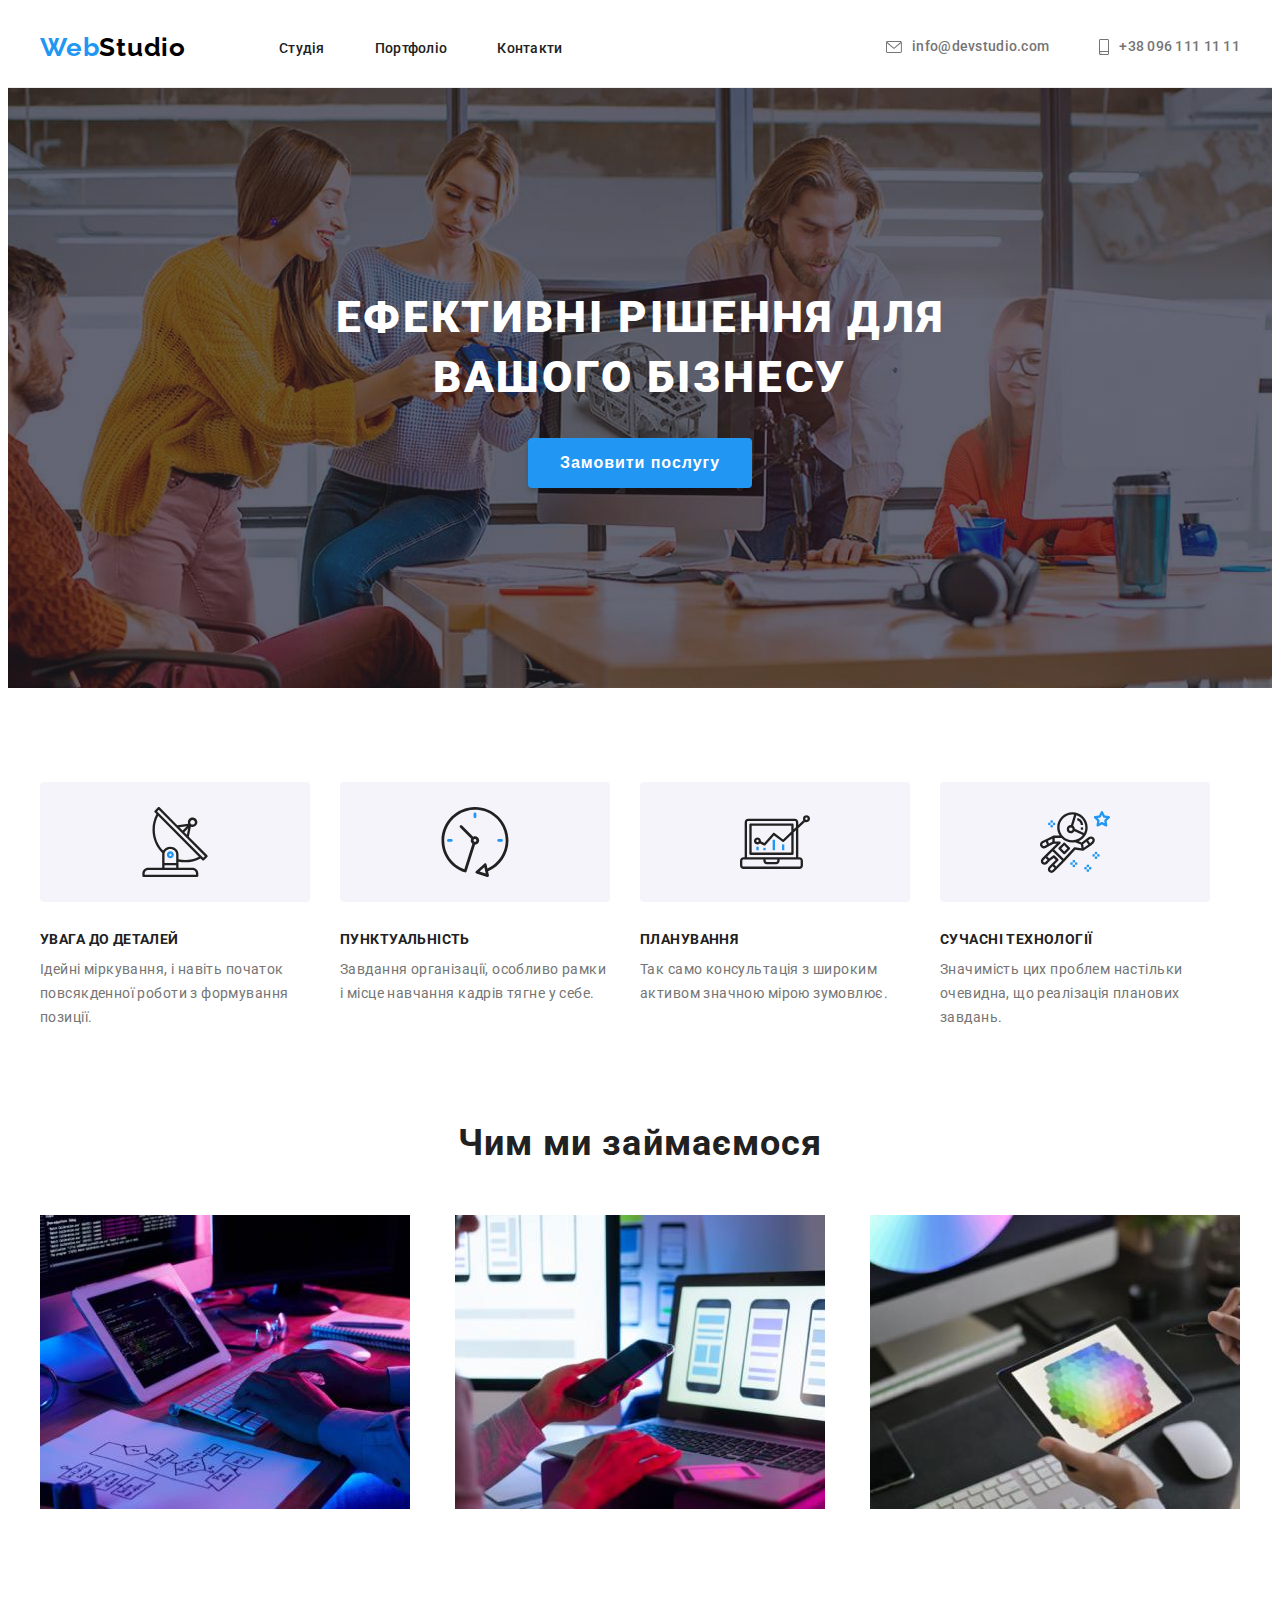
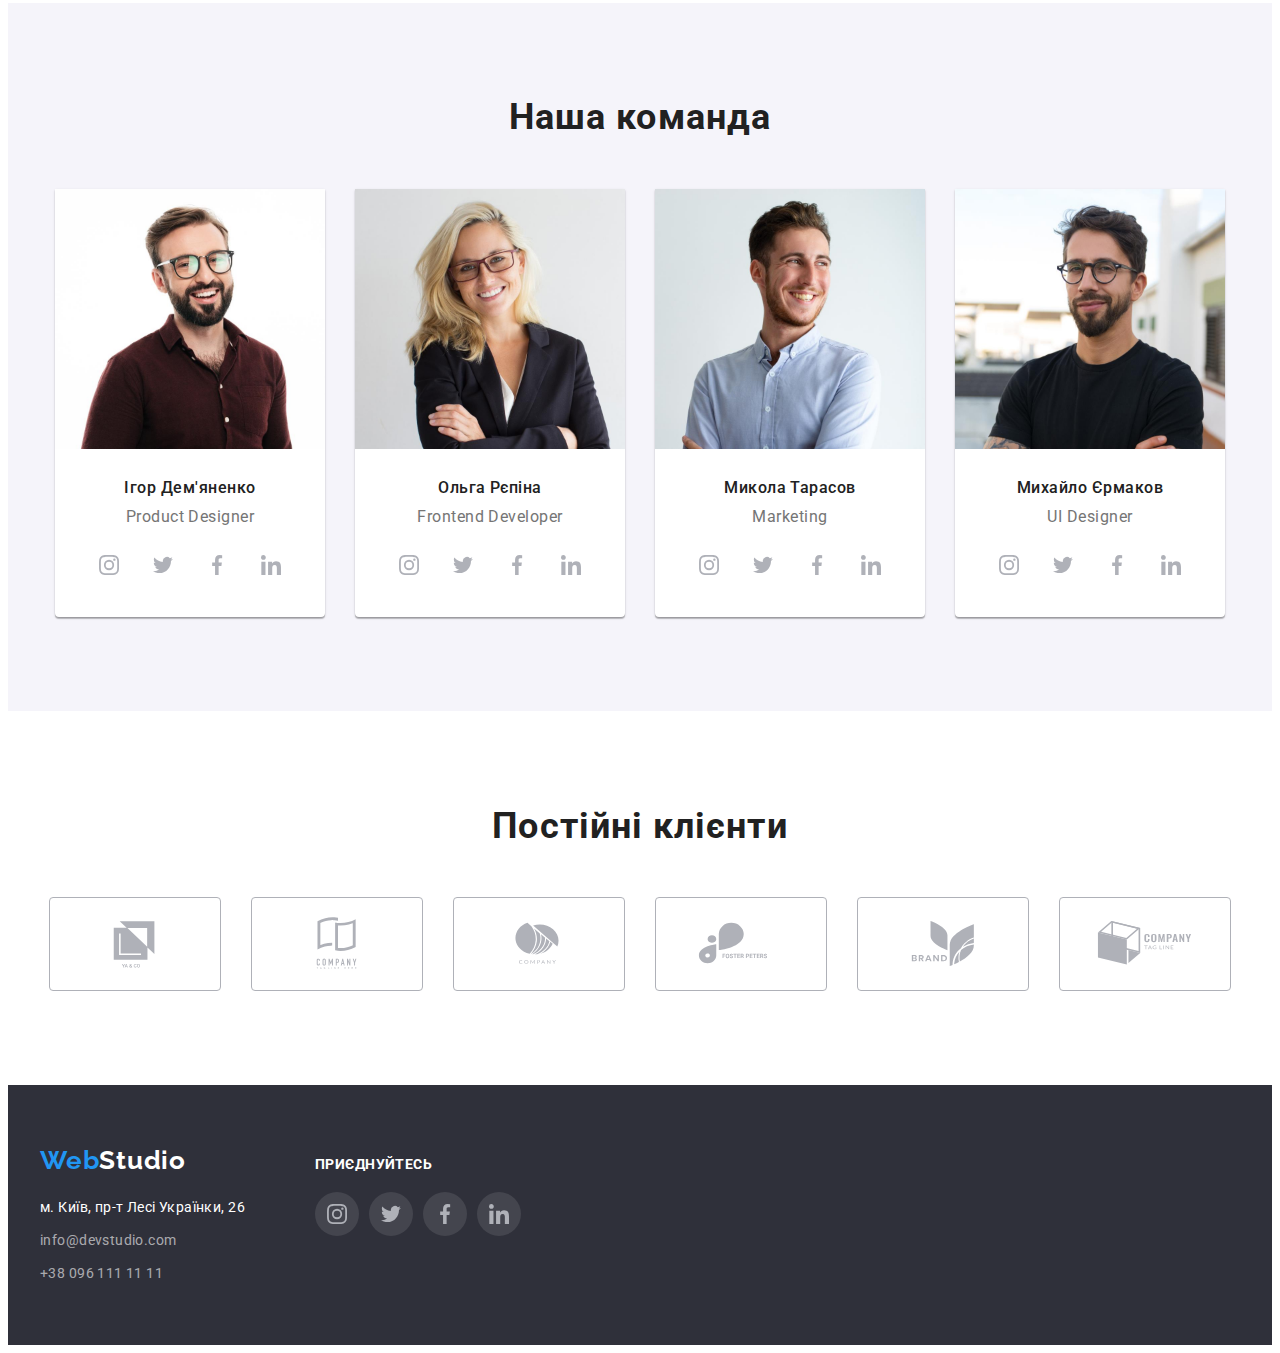
<file: index.htm>
<!DOCTYPE html>
<html lang="en">
<head>
    <meta charset="UTF-8">
    <meta http-equiv="X-UA-Compatible" content="IE=edge">
    <meta name="viewport" content="width=device-width, initial-scale=1.0">
    <title>HW#4</title>
    <link rel="preconnect" href="https://fonts.googleapis.com">
    <link rel="preconnect" href="https://fonts.gstatic.com" crossorigin>
    <link href="https://fonts.googleapis.com/css2?family=Raleway:wght@700&family=Roboto:wght@400;500;700;900&display=swap"
        rel="stylesheet">
    <link rel="stylesheet" href="https://cdnjs.cloudflare.com/ajax/libs/modern-normalize/1.1.0/modern-normalize.min.css"
        integrity="sha512-wpPYUAdjBVSE4KJnH1VR1HeZfpl1ub8YT/NKx4PuQ5NmX2tKuGu6U/JRp5y+Y8XG2tV+wKQpNHVUX03MfMFn9Q=="
        crossorigin="anonymous" referrerpolicy="no-referrer" />
    <link rel="stylesheet" href="./css/style.css">
</head>


<body>
    
    <header class="header">
        <div class="container">
            <a class="header-logo link" href="index.htm"><span class="web">Web</span>Studio</a>
            
            <nav class="header-nav">
                <ul class="nav-list list">
                    <li class="nav-item"><a href="index.htm" class="nav-link link">Студія</a></li>
                    <li class="nav-item"><a href="portfolio.html" class="nav-link link">Портфоліо</a></li>
                    <li class="nav-item"><a href="" class="nav-link link">Контакти</a></li>
                </ul>
            </nav>
            
            <ul class="connects-list list">
                    <li class="connects-item"><a href="mailto:info@devstudio.com" class="connects-link link">
                        <svg class="contact-icon" width="16" height="12">
                            <use href="./images/symbol-defs.svg#icon-envelope"></use>
                        </svg>
                        info@devstudio.com</a></li>
                    <li class="connects-item"><a href="tel:+380961111111" class="connects-link link">
                        <svg class="contact-icon" width="10" height="16">
                            <use href="./images/symbol-defs.svg#icon-smartphone111"></use>
                        </svg>
                        +38 096 111 11 11</a></li>
            </ul>
        </div>
    </header>
   
    <main>
        <section class="hero section">
            <div class="container">
                <h1 class="hero-title">Ефективні рішення для <br> вашого бізнесу</h1>
                <button class="hero-button btn" type="button">Замовити послугу</button>
            </div>
        </section>

        <section class="section">
            <div class="container">
                <h2 class="visually-hidden">Наші переваги</h2>
                <ul class="feature-list list">
                    <li class="feature-item">
                        <div class="feature-icon">
                            <svg width="70" height="70">
                                <use href="./images/symbol-defs.svg#icon-antenna-1"></use>
                            </svg>
                        </div>
                        <h3 class="feature-title">УВАГА ДО ДЕТАЛЕЙ</h3>
                        <p class="feature-text">Ідейні міркування, і навіть початок повсякденної роботи з формування позиції.</p>
                    </li>
                    <li class="feature-item">
                        <div class="feature-icon">
                            <svg width="70" height="70">
                                <use href="./images/symbol-defs.svg#icon-clock-1"></use>
                            </svg>
                        </div>
                        <h3 class="feature-title">ПУНКТУАЛЬНІСТЬ</h3>
                        <p class="feature-text">Завдання організації, особливо рамки і місце навчання кадрів тягне у себе.</p>
                    </li>
                    <li class="feature-item">
                        <div class="feature-icon">
                            <svg width="70" height="70">
                                <use href="./images/symbol-defs.svg#icon-diagram-1"></use>
                            </svg>
                        </div>
                        <h3 class="feature-title">ПЛАНУВАННЯ</h3>
                        <p class="feature-text">Так само консультація з широким активом значною мірою зумовлює.</p>
                    </li>
                    <li class="feature-item">
                        <div class="feature-icon">
                            <svg width="70" height="70">
                                <use href="./images/symbol-defs.svg#icon-astronaut-1"></use>
                            </svg>
                        </div>
                        <h3 class="feature-title">СУЧАСНІ ТЕХНОЛОГІЇ</h3>
                        <p class="feature-text">Значимість цих проблем настільки очевидна, що реалізація планових завдань.</p>
                    </li>
                </ul>
            </div>
        </section>

        <section class="work section">
            <div class="container">
                <h2 class="title">Чим ми займаємося</h2>
                <ul class="work-list list">
                    <li class="work-item"><img src="./images/1/1.jpg" alt="work photo" width="370" height="294"></li>
                    <li class="work-item"><img src="./images/1/2.jpg" alt="work photo" width="370" height="294"></li>
                    <li class="work-item"><img src="./images/1/3.jpg" alt="work photo" width="370" height="294"></li>
                </ul>
            </div>
        </section>

        <section class="team section">
            <div class="container">
                <h2 class="title">Наша команда</h2>
                <ul class="team-list list">
                    <li class="team-item item">
                        <img src="./images/2/1.jpg" alt="user photo" width="270" height="260">
                        <div class="team-info">
                            <h3 class="team-title">Ігор Дем'яненко</h3>
                            <p class="team-after-title">Product Designer</p>
                            <ul class="team-soc-list list">
                                <li class="team-soc-item"><a href="" class="team-soc-link link">
                                        <svg class="team-soc-icon" width="20" height="20">
                                            <use href="./images/symbol-defs.svg#icon-instagram-1"></use>
                                        </svg>
                                    </a></li>
                                <li class="team-soc-item"><a href="" class="team-soc-link link">
                                        <svg class="team-soc-icon" width="20" height="20">
                                            <use href="./images/symbol-defs.svg#icon-twitter-1"></use>
                                        </svg>
                                    </a></li>
                                <li class="team-soc-item"><a href="" class="team-soc-link link">
                                        <svg class="team-soc-icon" width="20" height="20">
                                            <use href="./images/symbol-defs.svg#icon-facebook-1"></use>
                                        </svg>
                                    </a></li>
                                <li class="team-soc-item"><a href="" class="team-soc-link link">
                                        <svg class="team-soc-icon" width="20" height="20">
                                            <use href="./images/symbol-defs.svg#icon-linkedin-1"></use>
                                        </svg>
                                    </a></li>
                            </ul>
                        </div>
                        
                    </li>
                    <li class="team-item">
                        <img src="./images/2/2.jpg" alt="user photo" width="270" height="260">
                        <div class="team-info">
                            <h3 class="team-title">Ольга Рєпіна</h3>
                            <p class="team-after-title">Frontend Developer</p>
                            <ul class="team-soc-list list">
                                <li class="team-soc-item"><a href="" class="team-soc-link link">
                                        <svg class="team-soc-icon" width="20" height="20">
                                            <use href="./images/symbol-defs.svg#icon-instagram-1"></use>
                                        </svg>
                                    </a></li>
                                <li class="team-soc-item"><a href="" class="team-soc-link link">
                                        <svg class="team-soc-icon" width="20" height="20">
                                            <use href="./images/symbol-defs.svg#icon-twitter-1"></use>
                                        </svg>
                                    </a></li>
                                <li class="team-soc-item"><a href="" class="team-soc-link link">
                                        <svg class="team-soc-icon" width="20" height="20">
                                            <use href="./images/symbol-defs.svg#icon-facebook-1"></use>
                                        </svg>
                                    </a></li>
                                <li class="team-soc-item"><a href="" class="team-soc-link link">
                                        <svg class="team-soc-icon" width="20" height="20">
                                            <use href="./images/symbol-defs.svg#icon-linkedin-1"></use>
                                        </svg>
                                    </a></li>
                            </ul>
                        </div> 
                    </li>
                    <li class="team-item">
                        <img src="./images/2/3.jpg" alt="user photo" width="270" height="260">
                        <div class="team-info">
                            <h3 class="team-title">Микола Тарасов</h3>
                            <p class="team-after-title">Marketing</p>
                            <ul class="team-soc-list list">
                                <li class="team-soc-item"><a href="" class="team-soc-link link">
                                        <svg class="team-soc-icon" width="20" height="20">
                                            <use href="./images/symbol-defs.svg#icon-instagram-1"></use>
                                        </svg>
                                    </a></li>
                                <li class="team-soc-item"><a href="" class="team-soc-link link">
                                        <svg class="team-soc-icon" width="20" height="20">
                                            <use href="./images/symbol-defs.svg#icon-twitter-1"></use>
                                        </svg>
                                    </a></li>
                                <li class="team-soc-item"><a href="" class="team-soc-link link">
                                        <svg class="team-soc-icon" width="20" height="20">
                                            <use href="./images/symbol-defs.svg#icon-facebook-1"></use>
                                        </svg>
                                    </a></li>
                                <li class="team-soc-item"><a href="" class="team-soc-link link">
                                        <svg class="team-soc-icon" width="20" height="20">
                                            <use href="./images/symbol-defs.svg#icon-linkedin-1"></use>
                                        </svg>
                                    </a></li>
                            </ul>
                        </div>
                    </li>
                    <li class="team-item">
                        <img src="./images/2/4.jpg" alt="user photo" width="270" height="260">
                        <div class="team-info">
                            <h3 class="team-title">Михайло Єрмаков</h3>
                            <p class="team-after-title">UI Designer</p>
                            <ul class="team-soc-list list">
                                <li class="team-soc-item"><a href="" class="team-soc-link link">
                                        <svg class="team-soc-icon" width="20" height="20">
                                            <use href="./images/symbol-defs.svg#icon-instagram-1"></use>
                                        </svg>
                                    </a></li>
                                <li class="team-soc-item"><a href="" class="team-soc-link link">
                                        <svg class="team-soc-icon" width="20" height="20">
                                            <use href="./images/symbol-defs.svg#icon-twitter-1"></use>
                                        </svg>
                                    </a></li>
                                <li class="team-soc-item"><a href="" class="team-soc-link link">
                                        <svg class="team-soc-icon" width="20" height="20">
                                            <use href="./images/symbol-defs.svg#icon-facebook-1"></use>
                                        </svg>
                                    </a></li>
                                <li class="team-soc-item"><a href="" class="team-soc-link link">
                                        <svg class="team-soc-icon" width="20" height="20">
                                            <use href="./images/symbol-defs.svg#icon-linkedin-1"></use>
                                        </svg>
                                    </a></li>
                            </ul>
                        </div>
                    </li>
                </ul>
            </div>
        </section>

        <section class="section">
            <div class="container">
                <h2 class="clients-title">Постійні клієнти</h2>
                <ul class="clients-list list"> 
                    <li class="clients-item">
                        <a href="" class="clients-link">
                            <svg class="clients-icon" width="106" height="60">
                                <use href="./images/symbol-defs.svg#icon-Logo"></use>
                            </svg>
                        </a>
                    </li>
                    <li class="clients-item">
                        <a href="" class="clients-link">
                            <svg class="clients-icon" width="106" height="60">
                                <use href="./images/symbol-defs.svg#icon-Logo-1"></use>
                            </svg>
                        </a>
                    </li>
                    <li class="clients-item">
                        <a href="" class="clients-link">
                            <svg class="clients-icon" width="106" height="60">
                                <use href="./images/symbol-defs.svg#icon-Logo-2"></use>
                            </svg>
                        </a>
                    </li>
                    <li class="clients-item">
                        <a href="" class="clients-link">
                            <svg class="clients-icon" width="106" height="60">
                                <use href="./images/symbol-defs.svg#icon-Logo-3"></use>
                            </svg>
                        </a>
                    </li>
                    <li class="clients-item">
                        <a href="" class="clients-link">
                            <svg class="clients-icon" width="106" height="60">
                                <use href="./images/symbol-defs.svg#icon-Logo-4"></use>
                            </svg>
                        </a>
                    </li>
                    <li class="clients-item">
                        <a href="" class="clients-link">
                            <svg class="clients-icon" width="106" height="60">
                                <use href="./images/symbol-defs.svg#icon-Logo-5"></use>
                            </svg>
                        </a>
                    </li>
                </ul>
            </div>
        </section>
    </main>

    <footer class="footer">
        <div class="container footer-container">

            <div class="studio-links">
                <a class="logo-footer" href="index.htm"><span class="web">Web</span>Studio</a>
                <address class="address">
                    <ul class="address-list list">
                        <li class="address-item"><a href="https://goo.gl/maps/bcFyu82dvzgMby9P7" class="address-link location">
                            м. Київ, пр-т Лесі Українки, 26</a></li>
                        <li class="address-item"><a href="mailto:info@devstudio.com" class="address-link">info@devstudio.com</a>
                        </li>
                        <li class="address-item"><a href="tel:+380961111111" class="address-link">+38 096 111 11 11</a></li>
                    </ul>
                </address>
            </div>
            
            <div class="soc-network">
                <h3 class="soc-network-title">приєднуйтесь</h3>
                <ul class="soc-network-list list">
                    <li class="soc-network-item"><a href="" class="soc-network-link link">
                        <svg class="team-soc-icon" width="20" height="20">
                            <use href="./images/symbol-defs.svg#icon-instagram-1"></use>
                        </svg>
                    </a> </li>
                    <li class="soc-network-item"><a href="" class="soc-network-link link">
                        <svg class="team-soc-icon" width="20" height="20">
                            <use href="./images/symbol-defs.svg#icon-twitter-1"></use>
                        </svg>
                    </a> </li>
                    <li class="soc-network-item"><a href="" class="soc-network-link link">
                        <svg class="team-soc-icon" width="20" height="20">
                            <use href="./images/symbol-defs.svg#icon-facebook-1"></use>
                        </svg>
                    </a> </li>
                    <li class="soc-network-item"><a href="" class="soc-network-link link">
                        <svg class="team-soc-icon" width="20" height="20">
                            <use href="./images/symbol-defs.svg#icon-linkedin-1"></use>
                        </svg>
                    </a> </li>
                </ul>
            </div>

        </div>
    </footer>

</body>
</html>
</file>
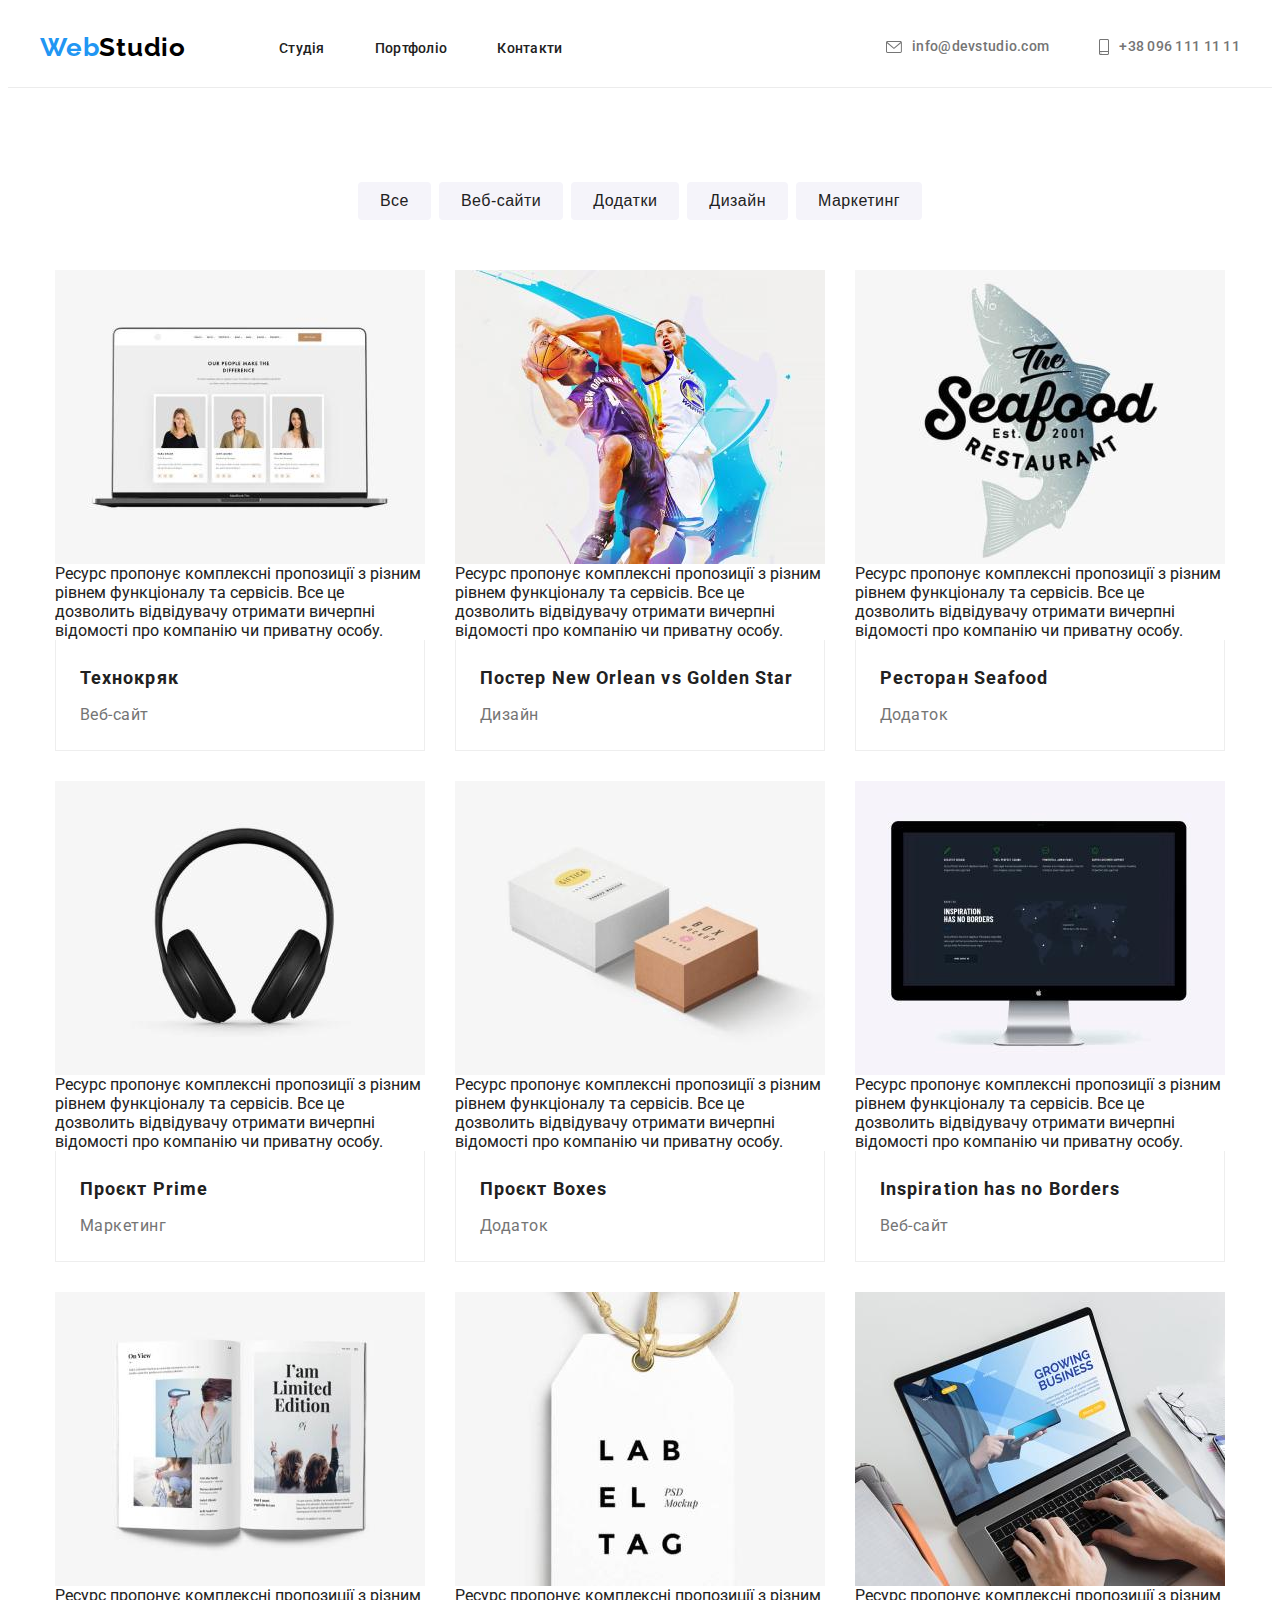
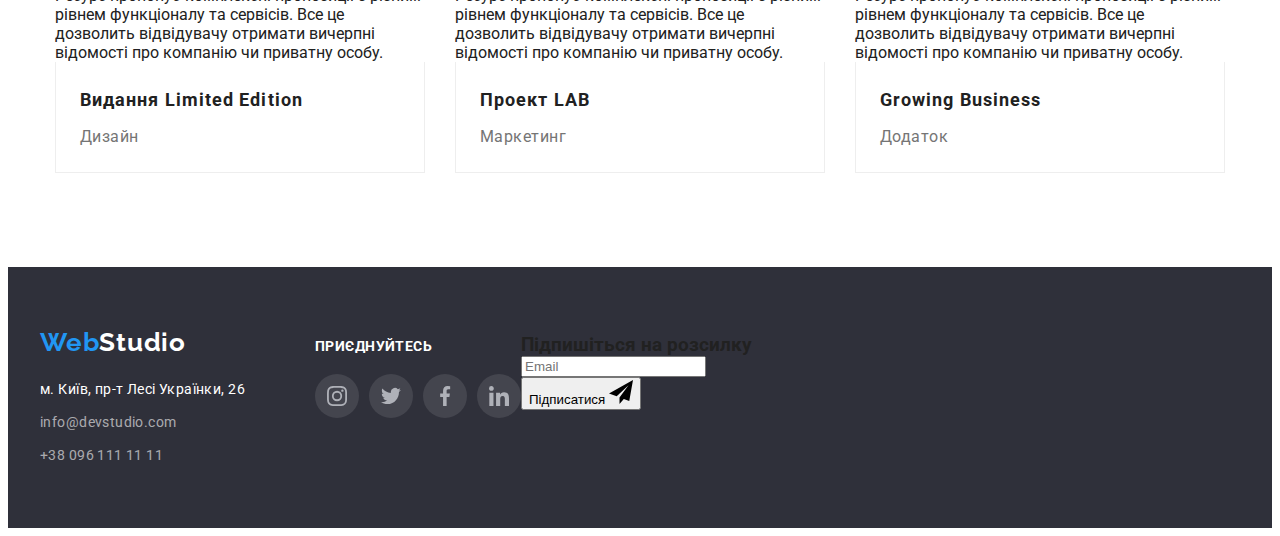
<file: portfolio.html>
<!DOCTYPE html>
<html lang="en">
<head>
    <meta charset="UTF-8">
    <meta http-equiv="X-UA-Compatible" content="IE=edge">
    <meta name="viewport" content="width=device-width, initial-scale=1.0">
    <title>HW#5</title>
    <link rel="preconnect" href="https://fonts.googleapis.com">
    <link rel="preconnect" href="https://fonts.gstatic.com" crossorigin>
    <link
        href="https://fonts.googleapis.com/css2?family=Raleway:wght@700&family=Roboto:wght@400;500;700;900&display=swap"
        rel="stylesheet">
    <link rel="stylesheet" href="https://cdnjs.cloudflare.com/ajax/libs/modern-normalize/1.1.0/modern-normalize.min.css"
        integrity="sha512-wpPYUAdjBVSE4KJnH1VR1HeZfpl1ub8YT/NKx4PuQ5NmX2tKuGu6U/JRp5y+Y8XG2tV+wKQpNHVUX03MfMFn9Q=="
        crossorigin="anonymous" referrerpolicy="no-referrer" />
    <link rel="stylesheet" href="./css/style.css">
</head>


<body>

    <header class="header">
        <div class="container">
            <a class="header-logo link" href="index.htm"><span class="web">Web</span>Studio</a>
    
            <nav class="header-nav">
                <ul class="nav-list list">
                    <li class="nav-item"><a href="index.htm" class="nav-link link">Студія</a></li>
                    <li class="nav-item"><a href="portfolio.html" class="nav-link link current">Портфоліо</a></li>
                    <li class="nav-item"><a href="" class="nav-link link">Контакти</a></li>
                </ul>
            </nav>
    
            <ul class="connects-list list">
                <li class="connects-item">
                    <a href="mailto:info@devstudio.com" class="connects-link link">
                        <svg class="contact-icon" width="16" height="12">
                            <use href="./svg/symbol-defs.svg#icon-envelope"></use>
                        </svg>
                        info@devstudio.com
                    </a>
                </li>
                <li class="connects-item">
                    <a href="tel:+380961111111" class="connects-link link">
                        <svg class="contact-icon" width="10" height="16">
                            <use href="./svg/symbol-defs.svg#icon-smartphone111"></use>
                        </svg>
                        +38 096 111 11 11
                    </a>
                </li>
            </ul>
        </div>
    </header>
    


    <main>
        <section class="section">
            <div class="container">
                <h1 class="visually-hidden">Portfolio</h1>
                
                
                <ul class="filtr-list list">
                    <li class="filtr-item"><button type="button" class="filtr-btn">Все</button></li>
                    <li class="filtr-item"><button type="button" class="filtr-btn">Веб-сайти</button></li>
                    <li class="filtr-item"><button type="button" class="filtr-btn">Додатки</button></li>
                    <li class="filtr-item"><button type="button" class="filtr-btn">Дизайн</button></li>
                    <li class="filtr-item"><button type="button" class="filtr-btn">Маркетинг</button></li>
                </ul>
                
                
                <ul class="projects-list list">
                    <li class="projects-item">
                        <a href="" class="projects-link link">
                            <div class="projects-top-wrap">
                                <img src="./images/3/1.jpg" alt="monitor screen" width="370" height="294">
                                <p class="projects-top-wrap-text">
                                    Ресурс пропонує комплексні пропозиції з різним рівнем функціоналу та сервісів. Все це дозволить відвідувачу отримати
                                    вичерпні відомості про компанію чи приватну особу.
                                </p>
                            </div>
                            <div class="projects-text border">
                                <h2 class="projects-title">Технокряк</h2>
                                <p class="projects-after-title">Веб-сайт</p>
                            </div>
                        </a> 
                    </li>
                    <li class="projects-item">
                        <a href="" class="projects-link link">
                            <div class="projects-top-wrap">
                                <img src="./images/3/2.jpg" alt="basketball" width="370" height="294">
                                <p class="projects-top-wrap-text">
                                    Ресурс пропонує комплексні пропозиції з різним рівнем функціоналу та сервісів. Все це дозволить відвідувачу отримати
                                    вичерпні відомості про компанію чи приватну особу.
                                </p>
                            </div>
                            <div class="projects-text border">
                                <h2 class="projects-title">Постер New Orlean vs Golden Star</h2>
                                <p class="projects-after-title">Дизайн</p>
                            </div>
                        </a>
                    </li>
                    <li class="projects-item">
                        <a href="" class="projects-link link">
                            <div class="projects-top-wrap">
                                <img src="./images/3/3.jpg" alt="restaurant logo" width="370" height="294">
                                <p class="projects-top-wrap-text">
                                    Ресурс пропонує комплексні пропозиції з різним рівнем функціоналу та сервісів. Все це дозволить відвідувачу отримати
                                    вичерпні відомості про компанію чи приватну особу.
                                </p>
                            </div>
                            <div class="projects-text border">
                                <h2 class="projects-title">Ресторан Seafood</h2>
                                <p class="projects-after-title">Додаток</p>
                            </div>
                        </a> 
                    </li>
                    <li class="projects-item">
                        <a href="" class="projects-link link">
                            <div class="projects-top-wrap">
                                <img src="./images/3/4.jpg" alt="headphones" width="370" height="294">
                                <p class="projects-top-wrap-text">
                                    Ресурс пропонує комплексні пропозиції з різним рівнем функціоналу та сервісів. Все це дозволить відвідувачу отримати
                                    вичерпні відомості про компанію чи приватну особу.
                                </p>
                            </div>
                            <div class="projects-text border">
                                <h2 class="projects-title">Проєкт Prime</h2>
                                <p class="projects-after-title">Маркетинг</p>
                            </div>
                        </a>
                    </li>
                    <li class="projects-item">
                        <a href="" class="projects-link link">
                            <div class="projects-top-wrap">
                                <img src="./images/3/5.jpg" alt="boxes" width="370" height="294">
                                <p class="projects-top-wrap-text">
                                    Ресурс пропонує комплексні пропозиції з різним рівнем функціоналу та сервісів. Все це дозволить відвідувачу отримати
                                    вичерпні відомості про компанію чи приватну особу.
                                </p>
                            </div>
                            <div class="projects-text border">
                                <h2 class="projects-title">Проєкт Boxes</h2>
                                <p class="projects-after-title">Додаток</p>
                            </div>
                        </a>
                    </li>
                    <li class="projects-item">
                        <a href="" class="projects-link link">
                            <div class="projects-top-wrap">
                                <img src="./images/3/6.jpg" alt="monitor screen" width="370" height="294">
                                <p class="projects-top-wrap-text">
                                    Ресурс пропонує комплексні пропозиції з різним рівнем функціоналу та сервісів. Все це дозволить відвідувачу отримати
                                    вичерпні відомості про компанію чи приватну особу.
                                </p>
                            </div>
                            <div class="projects-text border">
                                <h2 class="projects-title">Inspiration has no Borders</h2>
                                <p class="projects-after-title">Веб-сайт</p>
                            </div>
                        </a>
                    </li>
                    <li class="projects-item">
                        <a href="" class="projects-link link">
                            <div class="projects-top-wrap">
                                <img src="./images/3/7.jpg" alt="magazine" width="370" height="294">
                                <p class="projects-top-wrap-text">
                                    Ресурс пропонує комплексні пропозиції з різним рівнем функціоналу та сервісів. Все це дозволить відвідувачу отримати
                                    вичерпні відомості про компанію чи приватну особу.
                                </p>
                            </div>
                            <div class="projects-text border">
                                <h2 class="projects-title">Видання Limited Edition</h2>
                                <p class="projects-after-title">Дизайн</p>
                            </div>
                        </a>
                    </li>
                    <li class="projects-item">
                        <a href="" class="projects-link link">
                            <div class="projects-top-wrap">
                                <img src="./images/3/8.jpg" alt="tag" width="370" height="294">
                                <p class="projects-top-wrap-text">
                                    Ресурс пропонує комплексні пропозиції з різним рівнем функціоналу та сервісів. Все це дозволить відвідувачу отримати
                                    вичерпні відомості про компанію чи приватну особу.
                                </p>
                            </div>
                            <div class="projects-text border">
                                <h2 class="projects-title">Проект LAB</h2>
                                <p class="projects-after-title">Маркетинг</p>
                            </div>
                        </a>
                    </li>
                    <li class="projects-item">
                        <a href="" class="projects-link link">
                            <div class="projects-top-wrap">
                                <img src="./images/3/9.jpg" alt="macbook" width="370" height="294">
                                <p class="projects-top-wrap-text">
                                    Ресурс пропонує комплексні пропозиції з різним рівнем функціоналу та сервісів. Все це дозволить відвідувачу отримати
                                    вичерпні відомості про компанію чи приватну особу.
                                </p>
                            </div>
                            <div class="projects-text border">
                                <h2 class="projects-title">Growing Business</h2>
                                <p class="projects-after-title">Додаток</p>
                            </div>
                        </a>
                    </li>
                </ul>
            </div>  
        </section>
    </main>



    <footer class="footer">
        <div class="container footer-container">
    
            <div class="studio-links">
                <a class="logo-footer" href="index.htm"><span class="web">Web</span>Studio</a>
                <address class="address">
                    <ul class="address-list list">
                        <li class="address-item">
                            <a href="https://goo.gl/maps/bcFyu82dvzgMby9P7" class="address-link location">
                                м. Київ, пр-т Лесі Українки, 26
                            </a>
                        </li>
                        <li class="address-item">
                            <a href="mailto:info@devstudio.com" class="address-link">
                                info@devstudio.com
                            </a>
                        </li>
                        <li class="address-item">
                            <a href="tel:+380961111111" class="address-link">
                                +38 096 111 11 11
                            </a>
                        </li>
                    </ul>
                </address>
            </div>
    
            <div class="soc-network">
                <h3 class="soc-network-title">приєднуйтесь</h3>
                <ul class="soc-network-list list">
                    <li class="soc-network-item">
                        <a href="" class="soc-network-link link">
                            <svg class="team-soc-icon" width="20" height="20">
                                <use href="./svg/symbol-defs.svg#icon-instagram-1"></use>
                            </svg>
                        </a>
                    </li>
                    <li class="soc-network-item">
                        <a href="" class="soc-network-link link">
                            <svg class="team-soc-icon" width="20" height="20">
                                <use href="./svg/symbol-defs.svg#icon-twitter-1"></use>
                            </svg>
                        </a>
                    </li>
                    <li class="soc-network-item">
                        <a href="" class="soc-network-link link">
                            <svg class="team-soc-icon" width="20" height="20">
                                <use href="./svg/symbol-defs.svg#icon-facebook-1"></use>
                            </svg>
                        </a>
                    </li>
                    <li class="soc-network-item">
                        <a href="" class="soc-network-link link">
                            <svg class="team-soc-icon" width="20" height="20">
                                <use href="./svg/symbol-defs.svg#icon-linkedin-1"></use>
                            </svg>
                        </a>
                    </li>
                </ul>
            </div>
    
            <div class="mailing">
                <h3 class="mailing-title">Підпишіться на розсилку</h3>
                <form class="mailing-form">
                    <label for="" class="mailing-label">
                        <input type="email" class="mailing-input" name="mailing" placeholder="Email">
                    </label>
                    <div class="mailing-btn-icon">
                        <button class="mailing-btn">
                            Підписатися
                            <svg class="mailing-icon" width="24" height="24">
                                <use href="./svg/symbol-defs.svg#icon-icon-send" class="mailing-icon"></use>
                            </svg>
                        </button>
                    </div>
                </form>
            </div>
    
        </div>
    </footer>
   
</body>
</html>
</file>
<file: css/style.css>
:root {
    --main-text-color: #212121;
    --accent-color: #2196F3;
    --white-color: #ffffff;
    --black-color: #000000;
    --other-row-color: #757575;
    --background: #2F303A;
    --icon-color: #AFB1B8;
}

.visually-hidden {
    position: absolute;
    white-space: nowrap;
    width: 1px;
    height: 1px;
    overflow: hidden;
    border: 0;
    padding: 0;
    clip: rect(0 0 0 0);
    clip-path: inset(50%);
    margin: -1px;
}



/* RESET */
body {
    font-family: roboto, sans-serif;
    color: var(--main-text-color);
}
p, h1, h2, h3 {
    margin: 0;
}
img {
    display: block;
    max-width: 100%;
    height: auto;
}



/* GENERAL */
.link {
    text-decoration: none;
    color: currentColor;
}
.list {
    list-style: none;
    padding: 0;
    margin: 0;
}
.container {
    width: 1200px;
    margin: 0 auto;
    padding: 0 15px;

    /* outline: 2px solid goldenrod; */
}
.section {
    padding-top: 94px;
    padding-bottom: 94px;

    /* outline: 1px dotted rgb(255, 0, 0); */
}
.btn {
    cursor: pointer;
    margin-left: auto;
    margin-right: auto;
    box-shadow: 0px 4px 4px rgba(0, 0, 0, 0.15);
    border-radius: 4px;

    background: #2196F3;
}
.title {
    font-weight: 700;
    font-size: 36px;
    line-height: 1.16;
    text-align: center;
    letter-spacing: 0.03em;
    margin-bottom: 50px;

    color: var(--main-text-color);
}
.address {
    font-style: normal;
    margin-top: 20px;
}



/* HEADER */
.header {
    padding-top: 24px;
    padding-bottom: 24px;
    border-bottom: 1px solid #ECECEC;

    background-color: #fff;
}
.header .container {
    display: flex;
    align-items: center;
}
.header-logo {
    font-family: 'Raleway', sans-serif;
    font-weight: 700;
    font-size: 26px;
    line-height: 1.19;
    letter-spacing: 0.03em;
    text-decoration: none;
    margin-right: 93px;

    color: var(--black-color);
}
.web {
    color: var(--accent-color);
}
.nav-list {
    display: flex;
    align-items: center;
}
.nav-item:not(:last-child) {
    margin-right: 50px;
}
.nav-link {
    font-weight: 500;
    font-size: 14px;
    line-height: 1.14;
    letter-spacing: 0.02em;
    text-decoration: none;

    color: var(--main-text-color)
}
.nav-link:hover,
.nav-link:focus {
    color: var(--accent-color);
}
/* .connects {
    margin-left: auto;
} */
.connects-list {
    display: flex;
    margin-left: auto;
}
.connects-item:not(:last-child) {
    margin-right: 50px;
}
.connects-link {
    font-weight: 500;
    font-size: 14px;
    line-height: 1.14;
    letter-spacing: 0.02em;
    text-decoration: none;
    display: flex;
    align-items: center;

    color: var(--other-row-color);
}
.connects-link:hover,
.connects-link:focus {
    color: var(--accent-color);
    cursor: pointer;
}
.contact-icon {
    fill: currentColor;
    margin-right: 10px;
}



/* HERO */
.hero {
    padding-top: 200px;
    padding-bottom: 200px;
    /* background-color: var(--background); */
    max-width: 1600px;
    margin: 0 auto;
    background-image: url();
    /* background-image: url(../images/Img.jpg), linear-gradient(#2F303A66, #2F303A66); */
    background-image: linear-gradient(#2F303A66, #2F303A66), url(../images/Img.jpg);
    background-repeat: no-repeat;
    background-position: center;
    background-size: cover;
}
.hero-title {
    font-weight: 900;
    font-size: 44px;
    line-height: 1.36;
    text-align: center;
    letter-spacing: 0.06em;
    text-transform: uppercase;
    margin-bottom: 30px;

    color: var(--white-color);
}
.hero-button {
    font-weight: 700;
    font-size: 16px;
    line-height: 1.88;
    display: flex;
    align-items: center;
    text-align: center;
    letter-spacing: 0.06em;
    padding: 10px 32px;
    border: none;
    
    color: #FFFFFF;
}
.hero-button:hover {
    color: #2196F3;
    background-color: #fff;
}



/* FEATURE */
/* .feature {}  */
.feature-list {
    display: flex;
    padding: 0;
}
.feature-item {
    width: 270px;
}
.feature-item:not(:last-child) {
    margin-right: 30px;
}
.feature-icon {
    width: 270px;
    height: 120px;
    /* padding: 25px 100px; */
    margin-bottom: 30px;
    border-radius: 4px;
    display: flex;
    align-items: center;
    justify-content: center;

    background: #F5F4FA;
}
.feature-title {
    font-weight: 700;
    font-size: 14px;
    line-height: 1.14;
    letter-spacing: 0.03em;
    text-transform: uppercase;
    margin-bottom: 10px;

    color: var(--main-text-color);
}
.feature-text {
    font-size: 14px;
    line-height: 1.71;
    letter-spacing: 0.03em;

    color: var(--other-row-color);
}



/* WORK */
.work {
    padding-top: 0;
}
.work-list {
    display: flex;
    justify-content: space-between;
}



/* TEAM */
.team {
    background-color: #F5F4FA;
}
.team-list {
    display: flex;
    justify-content: center;
}
.team-item {
    background-color: rgb(255, 255, 255);
    box-shadow: 0px 1px 3px rgba(0, 0, 0, 0.12), 0px 1px 1px rgba(0, 0, 0, 0.14), 0px 2px 1px rgba(0, 0, 0, 0.2);
    border-radius: 0px 0px 4px 4px;
}
.team-item:not(:last-child) {
    margin-right: 30px;
}
.team-info {
    padding-top: 30px;
    padding-bottom: 30px;
}
.team-title {
    font-weight: 500;
    font-size: 16px;
    line-height: 1.18;
    text-align: center;
    letter-spacing: 0.03em;
    margin-bottom: 10px;

    color: var(--main-text-color);
}
.team-after-title {
    font-size: 16px;
    line-height: 1.18;
    text-align: center;
    letter-spacing: 0.03em;
    margin-bottom: 16px;
    

    color: var(--other-row-color);
}
.team-soc-list {
    display: flex;
    justify-content: center;
}
.team-soc-item:not(:last-child) {
    margin-right: 10px;
}
.team-soc-link {
    width: 44px;
    height: 44px;
    border-radius: 50%;
    display: flex;
    align-items: center;
    justify-content: center;
    color: var(--icon-color);
}
.team-soc-icon {
    fill: currentColor;
}
.team-soc-link:hover,
.team-soc-link:focus {
    background-color: var(--accent-color);
    color: #FFFFFF;
}




/* CLIENTS */
.clients-title {
    font-family: Roboto, sans-serif;
    font-weight: 700;
    font-size: 36px;
    line-height: (42/36);
    text-align: center;
    letter-spacing: 0.03em;
    margin-bottom: 50px;
    
    color: #212121;
}
.clients-list {
    display: flex;
    align-items: center;
    justify-content: center;
}
.clients-item:not(:last-child) {
   margin-right: 30px;
}
.clients-link {
    width: 170px;
    height: 92px;
    display: flex;
    align-items: center;
    justify-content: center;
    border: 1px solid #AFB1B8;
    border-radius: 4px;
    
    color: var(--icon-color)
}
.clients-icon {
    fill: currentColor;
}
.clients-link:hover,
.clients-link:focus {
    color: var(--accent-color);
    border: 1px solid var(--accent-color);
}



/* FOOTER */
.footer {
    background-color: var(--background);
    padding-top: 60px;
    padding-bottom: 60px;
}
.footer-container {
    display: flex;
    align-items: baseline;
}
.logo-footer {
    font-family: 'Raleway', sans-serif;
    font-weight: 700;
    font-size: 26px;
    line-height: 1.19;
    letter-spacing: 0.03em;
    text-decoration: none;
    margin-bottom: 20px;

    color: var(--white-color);
}
.footer-contacts {
    font-size: 14px;
    line-height: 1.71;
    letter-spacing: 0.03em;

    color: rgba(255, 255, 255, 0.6);

}
.address-item:not(:last-child) {
    margin-bottom: 9px;
}
.address-link {
    font-size: 14px;
    line-height: 1.71;
    letter-spacing: 0.03em;
    text-decoration: none;

    color: rgba(255, 255, 255, 0.6);
}
.address-link:hover,
.address-link:focus {
    color: var(--accent-color);
}
.location {
    color: var(--white-color);
}

.soc-network {
    margin-left: 70px;
}
.soc-network-title {
    font-weight: 700;
    font-size: 14px;
    line-height: 16px;
    letter-spacing: 0.03em;
    text-transform: uppercase;
    margin-bottom: 20px;
    
    color: var(--white-color);
}
.soc-network-list {
    display: flex;
    align-items: center;
    justify-content: center;
}
.soc-network-item:not(:last-child) {
    margin-right: 10px;
}
.soc-network-link {
    width: 44px;
    height: 44px;
    /* background-color: rgb(119, 33, 33);
    border: 1px solid #000; */
    border-radius: 50%;
    display: flex;
    align-items: center;
    justify-content: center;

    background: rgba(255, 255, 255, 0.1);
    color: #AFB1B8;
}
.soc-network-link:hover,
.soc-network-link:focus {
    background-color: var(--accent-color);
    color: #fff;
}




/* PORTFOLIO */
.filtr-list {
    margin-bottom: 50px;
    display: flex;
    justify-content: center;
}
.filtr-item:not(:last-child) {
    margin-right: 8px;
}
.filtr-btn {
    background: #F5F4FA;
    border-radius: 4px;
    /* outline: none; */
    border: none;
    cursor: pointer;
    
    padding: 6px 22px;
    font-weight: 500;
    font-size: 16px;
    line-height: 1.62;
    text-align: center;
    letter-spacing: 0.03em;
    
    color: var(--main-text-color);
} 
.filtr-btn:hover,
.filtr-btn:focus {
    box-shadow: 0px 3px 1px rgba(0, 0, 0, 0.1), 0px 1px 2px rgba(0, 0, 0, 0.08), 0px 2px 2px rgba(0, 0, 0, 0.12);
    border-radius: 4px;
    background: var(--accent-color);
    color: var(--white-color);
}
.projects-list {
    display: flex;
    flex-wrap: wrap;
    justify-content: center;

    gap: 30px;
}
.projects-link {
    display: block;
}
.projects-link:hover,
.projects-link:focus {
    box-shadow: 0px 1px 1px rgba(0, 0, 0, 0.12), 0px 4px 4px rgba(0, 0, 0, 0.06), 1px 4px 6px rgba(0, 0, 0, 0.16);
}
.projects-item {
    flex-basis: 370px;
    /* width: 370px; */
    /* margin: 15px; */
    /* width: calc((100% - 60px) / 3); */
    
}
.projects-text {
   padding: 20px 24px;
}
.border {
    background: #FFFFFF;
    border-bottom: 1px solid #EEEEEE;
    border-right: 1px solid #EEEEEE;
    border-left: 1px solid #EEEEEE;
}
.projects-title {
    font-weight: 700;
    font-size: 18px;
    line-height: 2;
    letter-spacing: 0.06em;
    
    color: var(--main-text-color);
    margin-bottom: 4px;
}
.projects-after-title {
    font-weight: 400;
    font-size: 16px;
    line-height: 1.88;
    letter-spacing: 0.03em;
    
    color: var(--other-row-color);
}
</file>
